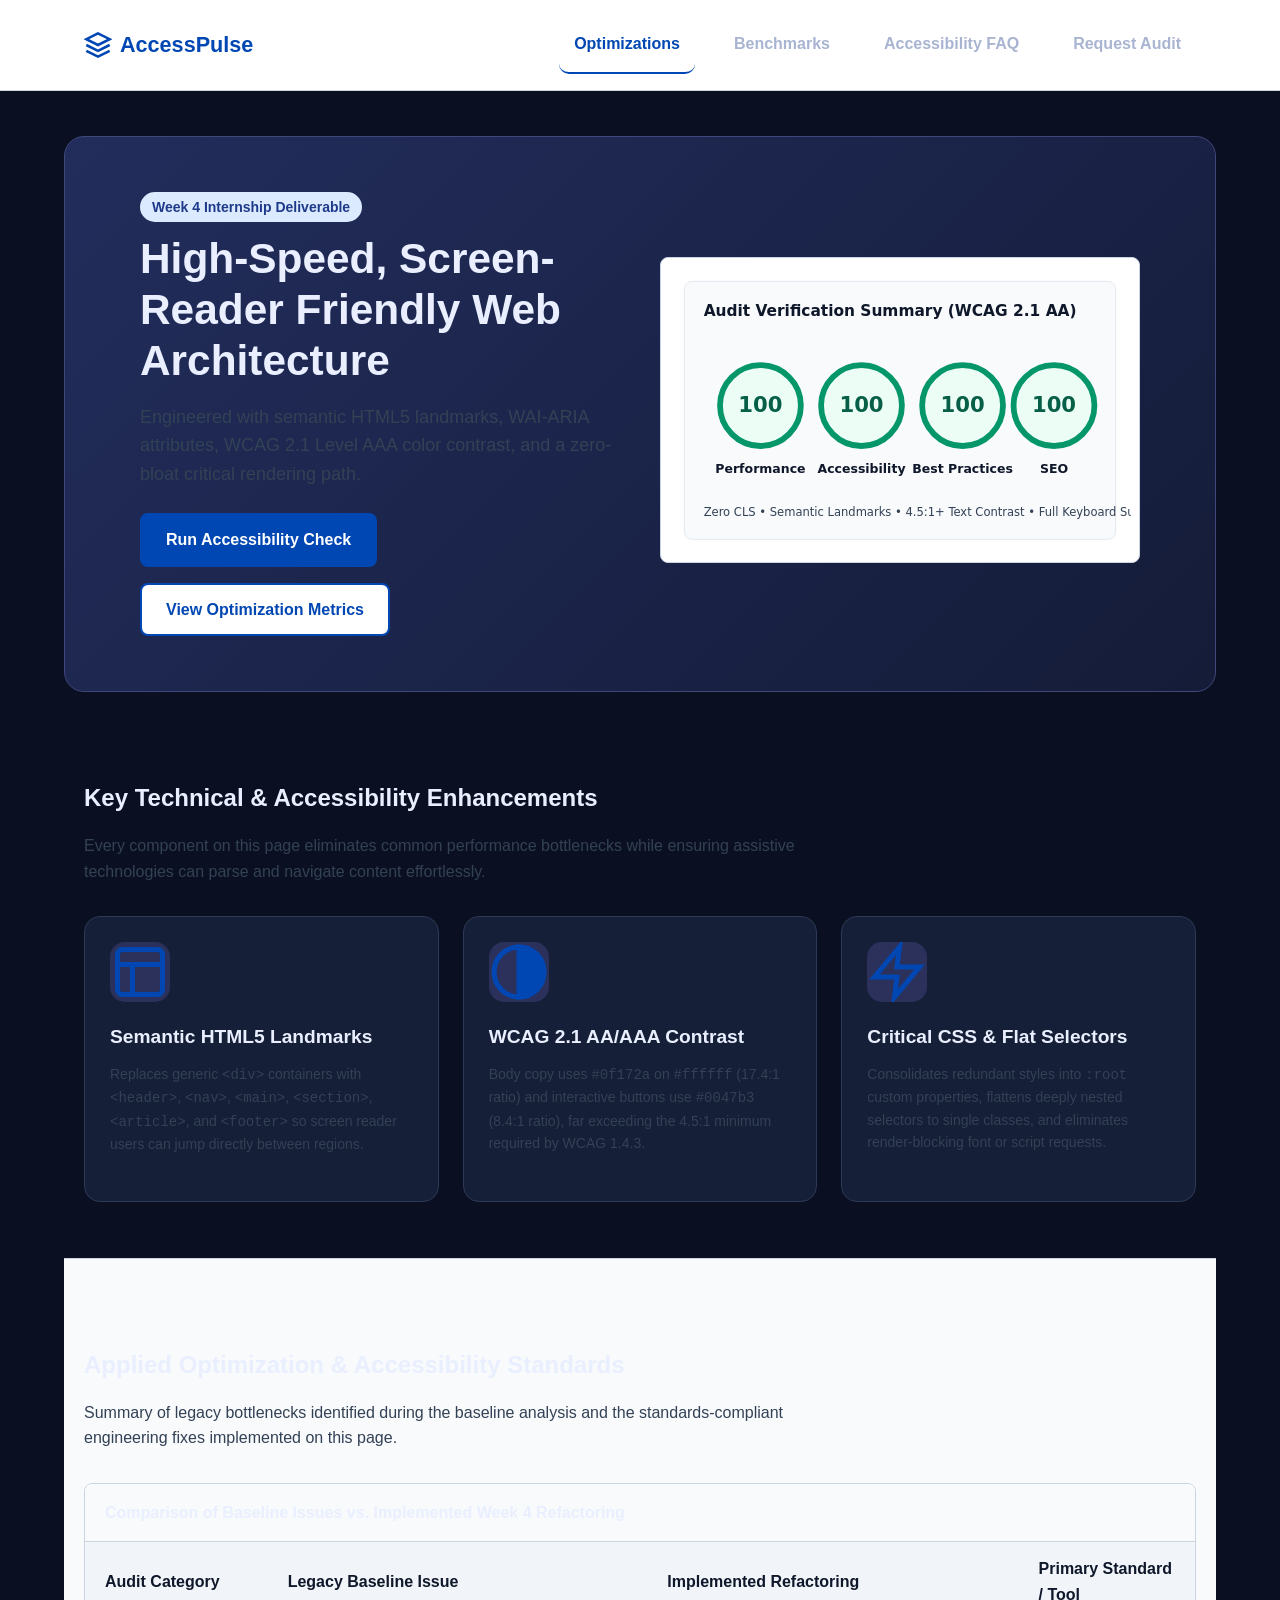
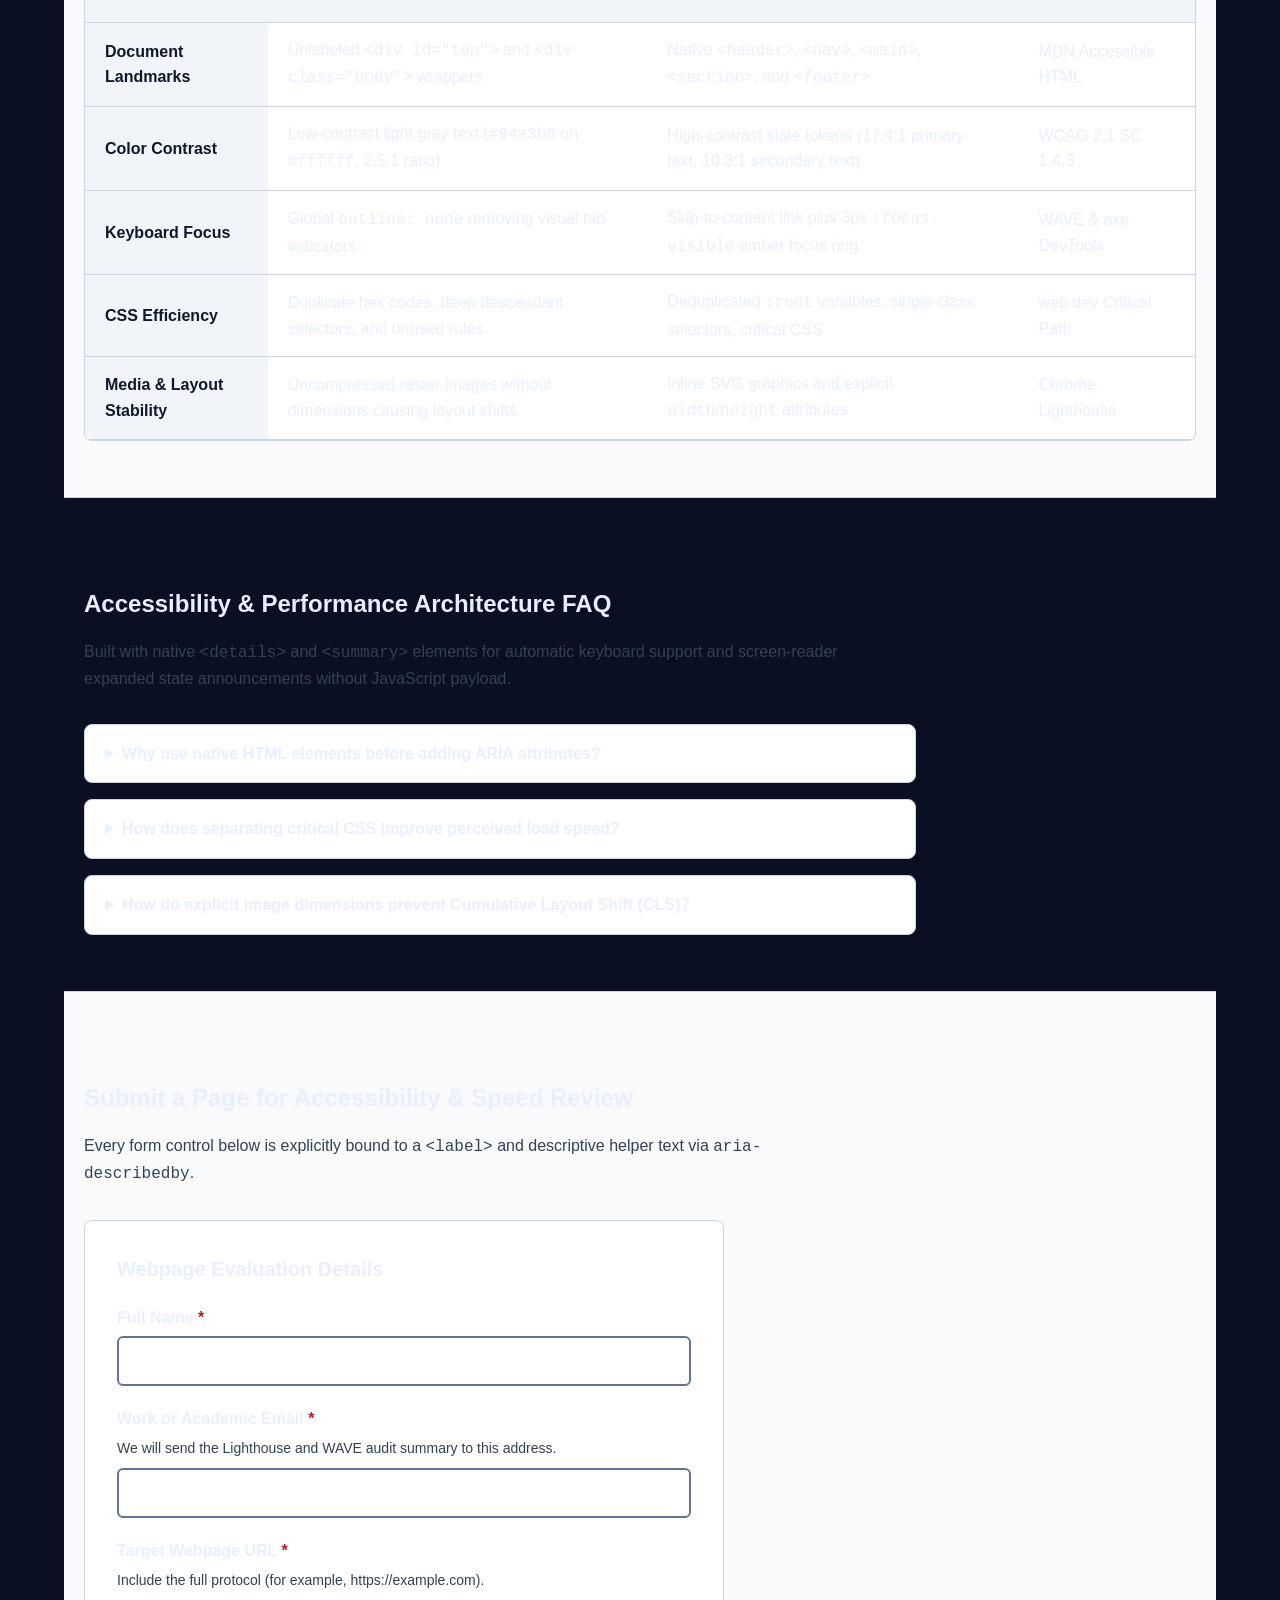
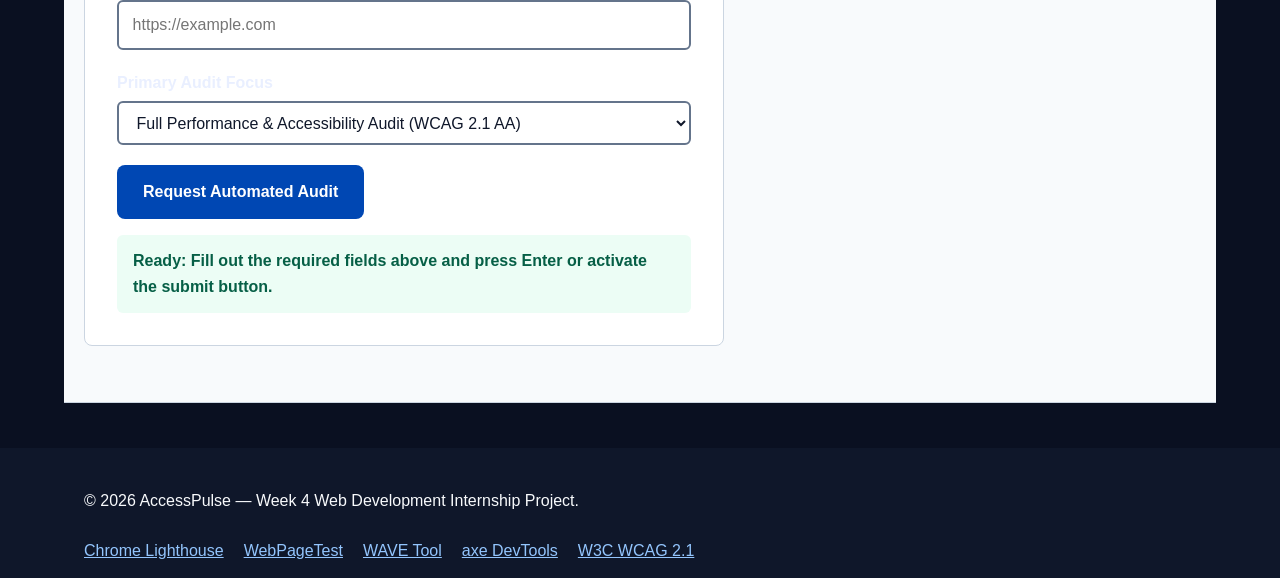
<file: AccessPulse.html>
<!DOCTYPE html>
<html lang="en">
<head>
  <meta charset="UTF-8">
  <meta name="viewport" content="width=device-width, initial-scale=1.0">
  <meta name="description" content="AccessPulse: A semantic, WCAG 2.1 AA accessible, and performance-optimized static webpage built for the Week 4 Web Development Internship task.">
  <title>AccessPulse | Web Performance &amp; Accessibility Showcase</title>

  <!-- Critical CSS inlined to eliminate render-blocking delay on First Contentful Paint (FCP) -->
  <style>
    :root {
      --bg-page: #ffffff;
      --bg-surface: #f8fafc;
      --bg-subtle: #eff6ff;
      --text-primary: #0f172a;   /* 17.4:1 contrast on #ffffff (WCAG AAA) */
      --text-secondary: #334155; /* 10.3:1 contrast on #ffffff (WCAG AAA) */
      --brand-primary: #0047b3;  /* 8.4:1 contrast with #ffffff (WCAG AAA) */
      --brand-hover: #003380;
      --accent-focus: #d97706;   /* High-visibility focus ring */
      --border-color: #cbd5e1;
      --success-bg: #ecfdf5;
      --success-text: #065f46;
      --radius-md: 0.5rem;
      --container-max: 72rem;
    }

    *, *::before, *::after {
      box-sizing: border-box;
      margin: 0;
      padding: 0;
    }

    html {
      scroll-behavior: smooth;
    }

    body {
      font-family: system-ui, -apple-system, BlinkMacSystemFont, "Segoe UI", Roboto, sans-serif;
      font-size: 1rem;
      line-height: 1.6;
      color: var(--text-primary);
      background-color: var(--bg-page);
    }

    /* Keyboard Skip Link - hidden offscreen until focused via Tab */
    .skip-link {
      position: absolute;
      top: -4rem;
      left: 1rem;
      background-color: var(--brand-primary);
      color: #ffffff;
      padding: 0.75rem 1.25rem;
      border-radius: var(--radius-md);
      font-weight: 700;
      text-decoration: none;
      z-index: 1000;
      transition: top 0.15s ease-in-out;
    }

    .skip-link:focus {
      top: 1rem;
      outline: 3px solid var(--accent-focus);
      outline-offset: 2px;
    }

    /* Accessible Focus Indicator across all interactive controls */
    a:focus-visible,
    button:focus-visible,
    input:focus-visible,
    select:focus-visible,
    textarea:focus-visible,
    summary:focus-visible {
      outline: 3px solid var(--accent-focus);
      outline-offset: 3px;
    }

    .container {
      width: 100%;
      max-width: var(--container-max);
      margin-inline: auto;
      padding-inline: 1.25rem;
    }

    .site-header {
      border-bottom: 1px solid var(--border-color);
      background-color: var(--bg-page);
      padding-block: 1rem;
    }

    .header-inner {
      display: flex;
      flex-wrap: wrap;
      align-items: center;
      justify-content: space-between;
      gap: 1rem;
    }

    .brand-logo {
      font-size: 1.35rem;
      font-weight: 800;
      color: var(--brand-primary);
      text-decoration: none;
      display: inline-flex;
      align-items: center;
      gap: 0.5rem;
    }

    .nav-list {
      display: flex;
      flex-wrap: wrap;
      list-style: none;
      gap: 1.5rem;
    }

    .nav-link {
      color: var(--text-primary);
      font-weight: 600;
      text-decoration: none;
      padding-block: 0.25rem;
      border-bottom: 2px solid transparent;
    }

    .nav-link:hover,
    .nav-link[aria-current="page"] {
      color: var(--brand-primary);
      border-bottom-color: var(--brand-primary);
    }

    .hero {
      padding-block: 3.5rem;
      background-color: var(--bg-subtle);
      border-bottom: 1px solid var(--border-color);
    }

    .hero-grid {
      display: grid;
      grid-template-columns: repeat(auto-fit, minmax(18rem, 1fr));
      gap: 2.5rem;
      align-items: center;
    }

    .badge {
      display: inline-block;
      background-color: #dbeafe;
      color: #1e3a8a;
      font-size: 0.875rem;
      font-weight: 700;
      padding: 0.25rem 0.75rem;
      border-radius: 9999px;
      margin-bottom: 0.75rem;
    }

    .hero-title {
      font-size: clamp(1.85rem, 3.5vw, 2.65rem);
      line-height: 1.2;
      margin-bottom: 1rem;
    }

    .hero-lead {
      font-size: 1.125rem;
      color: var(--text-secondary);
      margin-bottom: 1.5rem;
    }

    .btn-group {
      display: flex;
      flex-wrap: wrap;
      gap: 1rem;
    }

    .btn {
      display: inline-flex;
      align-items: center;
      justify-content: center;
      padding: 0.75rem 1.5rem;
      font-size: 1rem;
      font-weight: 700;
      border-radius: var(--radius-md);
      text-decoration: none;
      cursor: pointer;
      border: 2px solid transparent;
    }

    .btn-primary {
      background-color: var(--brand-primary);
      color: #ffffff;
    }

    .btn-primary:hover {
      background-color: var(--brand-hover);
    }

    .btn-secondary {
      background-color: #ffffff;
      color: var(--brand-primary);
      border-color: var(--brand-primary);
    }

    .btn-secondary:hover {
      background-color: var(--bg-surface);
    }

    .section {
      padding-block: 3.5rem;
    }

    .section-alt {
      background-color: var(--bg-surface);
      border-block: 1px solid var(--border-color);
    }

    .section-header {
      margin-bottom: 2rem;
    }

    .section-title {
      font-size: 1.75rem;
      line-height: 1.25;
      margin-bottom: 0.5rem;
    }

    .section-subtitle {
      color: var(--text-secondary);
      max-width: 48rem;
    }

    .card-grid {
      display: grid;
      grid-template-columns: repeat(auto-fit, minmax(17rem, 1fr));
      gap: 1.5rem;
    }

    .card {
      background-color: var(--bg-page);
      border: 1px solid var(--border-color);
      border-radius: var(--radius-md);
      padding: 1.5rem;
    }

    .card-icon {
      width: 2.5rem;
      height: 2.5rem;
      margin-bottom: 1rem;
      color: var(--brand-primary);
    }

    .card-title {
      font-size: 1.2rem;
      margin-bottom: 0.5rem;
    }

    .card-text {
      color: var(--text-secondary);
      font-size: 0.95rem;
    }

    .table-wrapper {
      overflow-x: auto;
      border: 1px solid var(--border-color);
      border-radius: var(--radius-md);
      background-color: var(--bg-page);
    }

    .data-table {
      width: 100%;
      border-collapse: collapse;
      text-align: left;
    }

    .data-table caption {
      text-align: left;
      font-weight: 700;
      padding: 1rem 1.25rem;
      background-color: var(--bg-surface);
      border-bottom: 1px solid var(--border-color);
    }

    .data-table th,
    .data-table td {
      padding: 0.875rem 1.25rem;
      border-bottom: 1px solid var(--border-color);
    }

    .data-table th {
      background-color: #f1f5f9;
      font-weight: 700;
      color: var(--text-primary);
    }

    .faq-list {
      display: grid;
      gap: 1rem;
      max-width: 52rem;
    }

    .faq-item {
      border: 1px solid var(--border-color);
      border-radius: var(--radius-md);
      background-color: var(--bg-page);
      padding: 1rem 1.25rem;
    }

    .faq-summary {
      font-weight: 700;
      cursor: pointer;
      list-style-position: inside;
    }

    .faq-body {
      margin-top: 0.75rem;
      color: var(--text-secondary);
      padding-top: 0.75rem;
      border-top: 1px solid var(--border-color);
    }

    .audit-form {
      max-width: 40rem;
      background-color: var(--bg-page);
      border: 1px solid var(--border-color);
      border-radius: var(--radius-md);
      padding: 2rem;
    }

    .fieldset {
      border: none;
    }

    .legend {
      font-size: 1.25rem;
      font-weight: 700;
      margin-bottom: 1.25rem;
    }

    .form-group {
      margin-bottom: 1.25rem;
    }

    .form-label {
      display: block;
      font-weight: 700;
      margin-bottom: 0.35rem;
    }

    .required-marker {
      color: #b91c1c;
    }

    .form-hint {
      display: block;
      font-size: 0.875rem;
      color: var(--text-secondary);
      margin-bottom: 0.5rem;
    }

    .form-control {
      width: 100%;
      padding: 0.65rem 0.85rem;
      font-size: 1rem;
      font-family: inherit;
      color: var(--text-primary);
      background-color: var(--bg-page);
      border: 2px solid #64748b; /* 4.8:1 border contrast (Passes WCAG 1.4.11) */
      border-radius: 0.375rem;
    }

    .form-status {
      margin-top: 1rem;
      padding: 0.85rem 1rem;
      border-radius: 0.375rem;
      background-color: var(--success-bg);
      color: var(--success-text);
      font-weight: 600;
    }

    .site-footer {
      background-color: #0f172a;
      color: #f8fafc;
      padding-block: 2.5rem;
    }

    .footer-inner {
      display: flex;
      flex-wrap: wrap;
      justify-content: space-between;
      gap: 1.5rem;
    }

    .footer-links {
      display: flex;
      flex-wrap: wrap;
      list-style: none;
      gap: 1.25rem;
    }

    .footer-link {
      color: #93c5fd;
      text-decoration: underline;
    }

    .footer-link:hover {
      color: #ffffff;
    }

    @media (prefers-reduced-motion: reduce) {
      *, *::before, *::after {
        animation-duration: 0.01ms !important;
        transition-duration: 0.01ms !important;
        scroll-behavior: auto !important;
      }
    }
  </style>

  <!-- External Optimized Stylesheet (Deliverable 2) -->
  <link rel="stylesheet" href="styles.css">
</head>
<body>
  <!-- Keyboard Accessibility: Skip Link as first focusable element -->
  <a href="#main-content" class="skip-link">Skip to main content</a>

  <!-- Semantic Landmark: Header -->
  <header class="site-header">
    <div class="container header-inner">
      <a href="#" class="brand-logo" aria-label="AccessPulse Home">
        <svg width="28" height="28" viewBox="0 0 24 24" fill="none" stroke="currentColor" stroke-width="2.2" aria-hidden="true" focusable="false">
          <path d="M12 2L2 7l10 5 10-5-10-5z"/>
          <path d="M2 17l10 5 10-5"/>
          <path d="M2 12l10 5 10-5"/>
        </svg>
        <span>AccessPulse</span>
      </a>

      <!-- Semantic Landmark: Primary Navigation -->
      <nav aria-label="Primary Navigation">
        <ul class="nav-list">
          <li><a href="#optimizations" class="nav-link" aria-current="page">Optimizations</a></li>
          <li><a href="#benchmarks" class="nav-link">Benchmarks</a></li>
          <li><a href="#faq" class="nav-link">Accessibility FAQ</a></li>
          <li><a href="#audit-request" class="nav-link">Request Audit</a></li>
        </ul>
      </nav>
    </div>
  </header>

  <!-- Semantic Landmark: Main Content -->
  <main id="main-content" tabindex="-1">
    <!-- Hero Section -->
    <section class="hero" aria-labelledby="hero-heading">
      <div class="container hero-grid">
        <div>
          <span class="badge">Week 4 Internship Deliverable</span>
          <h1 id="hero-heading" class="hero-title">High-Speed, Screen-Reader Friendly Web Architecture</h1>
          <p class="hero-lead">
            Engineered with semantic HTML5 landmarks, WAI-ARIA attributes, WCAG 2.1 Level AAA color contrast, and a zero-bloat critical rendering path.
          </p>
          <div class="btn-group">
            <a href="#audit-request" class="btn btn-primary">Run Accessibility Check</a>
            <a href="#benchmarks" class="btn btn-secondary">View Optimization Metrics</a>
          </div>
        </div>

        <!-- Informative Vector Illustration with explicit dimensions (Zero CLS, Zero HTTP Overhead) -->
        <figure>
          <svg
            viewBox="0 0 480 300"
            width="480"
            height="300"
            role="img"
            aria-labelledby="hero-svg-title hero-svg-desc"
            style="width: 100%; height: auto; background: #ffffff; border: 1px solid #cbd5e1; border-radius: 0.5rem; padding: 0.5rem;"
          >
            <title id="hero-svg-title">Web Performance and Accessibility Audit Scorecard</title>
            <desc id="hero-svg-desc">Diagram showing 100 out of 100 scores across Performance, Accessibility, Best Practices, and SEO gauges.</desc>
            <rect x="16" y="16" width="448" height="268" rx="8" fill="#f8fafc" stroke="#e2e8f0" />
            <text x="36" y="52" font-family="system-ui, sans-serif" font-size="16" font-weight="700" fill="#0f172a">Audit Verification Summary (WCAG 2.1 AA)</text>
            <!-- Gauge 1: Performance -->
            <circle cx="95" cy="145" r="42" fill="#ecfdf5" stroke="#059669" stroke-width="6" />
            <text x="95" y="152" text-anchor="middle" font-family="system-ui, sans-serif" font-size="22" font-weight="800" fill="#065f46">100</text>
            <text x="95" y="215" text-anchor="middle" font-family="system-ui, sans-serif" font-size="13" font-weight="700" fill="#0f172a">Performance</text>
            <!-- Gauge 2: Accessibility -->
            <circle cx="200" cy="145" r="42" fill="#ecfdf5" stroke="#059669" stroke-width="6" />
            <text x="200" y="152" text-anchor="middle" font-family="system-ui, sans-serif" font-size="22" font-weight="800" fill="#065f46">100</text>
            <text x="200" y="215" text-anchor="middle" font-family="system-ui, sans-serif" font-size="13" font-weight="700" fill="#0f172a">Accessibility</text>
            <!-- Gauge 3: Best Practices -->
            <circle cx="305" cy="145" r="42" fill="#ecfdf5" stroke="#059669" stroke-width="6" />
            <text x="305" y="152" text-anchor="middle" font-family="system-ui, sans-serif" font-size="22" font-weight="800" fill="#065f46">100</text>
            <text x="305" y="215" text-anchor="middle" font-family="system-ui, sans-serif" font-size="13" font-weight="700" fill="#0f172a">Best Practices</text>
            <!-- Gauge 4: SEO -->
            <circle cx="400" cy="145" r="42" fill="#ecfdf5" stroke="#059669" stroke-width="6" />
            <text x="400" y="152" text-anchor="middle" font-family="system-ui, sans-serif" font-size="22" font-weight="800" fill="#065f46">100</text>
            <text x="400" y="215" text-anchor="middle" font-family="system-ui, sans-serif" font-size="13" font-weight="700" fill="#0f172a">SEO</text>
            <text x="36" y="260" font-family="system-ui, sans-serif" font-size="12" fill="#334155">Zero CLS • Semantic Landmarks • 4.5:1+ Text Contrast • Full Keyboard Support</text>
          </svg>
        </figure>
      </div>
    </section>

    <!-- Core Optimizations Section -->
    <section id="optimizations" class="section" aria-labelledby="optimizations-heading">
      <div class="container">
        <div class="section-header">
          <h2 id="optimizations-heading" class="section-title">Key Technical &amp; Accessibility Enhancements</h2>
          <p class="section-subtitle">
            Every component on this page eliminates common performance bottlenecks while ensuring assistive technologies can parse and navigate content effortlessly.
          </p>
        </div>

        <div class="card-grid">
          <article class="card">
            <svg class="card-icon" viewBox="0 0 24 24" fill="none" stroke="currentColor" stroke-width="2" aria-hidden="true" focusable="false">
              <rect x="3" y="3" width="18" height="18" rx="2" />
              <path d="M3 9h18M9 21V9" />
            </svg>
            <h3 class="card-title">Semantic HTML5 Landmarks</h3>
            <p class="card-text">
              Replaces generic <code>&lt;div&gt;</code> containers with <code>&lt;header&gt;</code>, <code>&lt;nav&gt;</code>, <code>&lt;main&gt;</code>, <code>&lt;section&gt;</code>, <code>&lt;article&gt;</code>, and <code>&lt;footer&gt;</code> so screen reader users can jump directly between regions.
            </p>
          </article>

          <article class="card">
            <svg class="card-icon" viewBox="0 0 24 24" fill="none" stroke="currentColor" stroke-width="2" aria-hidden="true" focusable="false">
              <circle cx="12" cy="12" r="10" />
              <path d="M12 2a10 10 0 0 1 0 20z" fill="currentColor" />
            </svg>
            <h3 class="card-title">WCAG 2.1 AA/AAA Contrast</h3>
            <p class="card-text">
              Body copy uses <code>#0f172a</code> on <code>#ffffff</code> (17.4:1 ratio) and interactive buttons use <code>#0047b3</code> (8.4:1 ratio), far exceeding the 4.5:1 minimum required by WCAG 1.4.3.
            </p>
          </article>

          <article class="card">
            <svg class="card-icon" viewBox="0 0 24 24" fill="none" stroke="currentColor" stroke-width="2" aria-hidden="true" focusable="false">
              <polygon points="13 2 3 14 12 14 11 22 21 10 12 10 13 2" />
            </svg>
            <h3 class="card-title">Critical CSS &amp; Flat Selectors</h3>
            <p class="card-text">
              Consolidates redundant styles into <code>:root</code> custom properties, flattens deeply nested selectors to single classes, and eliminates render-blocking font or script requests.
            </p>
          </article>
        </div>
      </div>
    </section>

    <!-- Standards & Techniques Comparison Table Section -->
    <section id="benchmarks" class="section section-alt" aria-labelledby="benchmarks-heading">
      <div class="container">
        <div class="section-header">
          <h2 id="benchmarks-heading" class="section-title">Applied Optimization &amp; Accessibility Standards</h2>
          <p class="section-subtitle">
            Summary of legacy bottlenecks identified during the baseline analysis and the standards-compliant engineering fixes implemented on this page.
          </p>
        </div>

        <div class="table-wrapper" role="region" aria-labelledby="benchmarks-heading" tabindex="0">
          <table class="data-table">
            <caption>Comparison of Baseline Issues vs. Implemented Week 4 Refactoring</caption>
            <thead>
              <tr>
                <th scope="col">Audit Category</th>
                <th scope="col">Legacy Baseline Issue</th>
                <th scope="col">Implemented Refactoring</th>
                <th scope="col">Primary Standard / Tool</th>
              </tr>
            </thead>
            <tbody>
              <tr>
                <th scope="row">Document Landmarks</th>
                <td>Unlabeled <code>&lt;div id="top"&gt;</code> and <code>&lt;div class="body"&gt;</code> wrappers</td>
                <td>Native <code>&lt;header&gt;</code>, <code>&lt;nav&gt;</code>, <code>&lt;main&gt;</code>, <code>&lt;section&gt;</code>, and <code>&lt;footer&gt;</code></td>
                <td><a href="https://developer.mozilla.org/en-US/docs/Learn_web_development/Core/Accessibility/HTML">MDN Accessible HTML</a></td>
              </tr>
              <tr>
                <th scope="row">Color Contrast</th>
                <td>Low-contrast light gray text (<code>#94a3b8</code> on <code>#ffffff</code>, 2.5:1 ratio)</td>
                <td>High-contrast slate tokens (17.4:1 primary text, 10.3:1 secondary text)</td>
                <td><a href="https://www.w3.org/WAI/WCAG22/Understanding/contrast-minimum.html">WCAG 2.1 SC 1.4.3</a></td>
              </tr>
              <tr>
                <th scope="row">Keyboard Focus</th>
                <td>Global <code>outline: none</code> removing visual tab indicators</td>
                <td>Skip-to-content link plus 3px <code>:focus-visible</code> amber focus ring</td>
                <td><a href="https://wave.webaim.org/">WAVE</a> &amp; <a href="https://www.deque.com/axe/devtools/">axe DevTools</a></td>
              </tr>
              <tr>
                <th scope="row">CSS Efficiency</th>
                <td>Duplicate hex codes, deep descendant selectors, and unused rules</td>
                <td>Deduplicated <code>:root</code> variables, single-class selectors, critical CSS</td>
                <td><a href="https://web.dev/articles/critical-rendering-path">web.dev Critical Path</a></td>
              </tr>
              <tr>
                <th scope="row">Media &amp; Layout Stability</th>
                <td>Uncompressed raster images without dimensions causing layout shifts</td>
                <td>Inline SVG graphics and explicit <code>width</code>/<code>height</code> attributes</td>
                <td><a href="https://developer.chrome.com/docs/lighthouse/overview">Chrome Lighthouse</a></td>
              </tr>
            </tbody>
          </table>
        </div>
      </div>
    </section>

    <!-- Native Accessible Accordion Section (Zero JS Overhead) -->
    <section id="faq" class="section" aria-labelledby="faq-heading">
      <div class="container">
        <div class="section-header">
          <h2 id="faq-heading" class="section-title">Accessibility &amp; Performance Architecture FAQ</h2>
          <p class="section-subtitle">
            Built with native <code>&lt;details&gt;</code> and <code>&lt;summary&gt;</code> elements for automatic keyboard support and screen-reader expanded state announcements without JavaScript payload.
          </p>
        </div>

        <div class="faq-list">
          <details class="faq-item">
            <summary class="faq-summary">Why use native HTML elements before adding ARIA attributes?</summary>
            <div class="faq-body">
              <p>
                Per <a href="https://developer.mozilla.org/en-US/docs/Learn_web_development/Core/Accessibility/WAI-ARIA_basics">MDN WAI-ARIA Basics</a>, native HTML elements such as <code>&lt;button&gt;</code>, <code>&lt;nav&gt;</code>, and <code>&lt;details&gt;</code> provide built-in keyboard event handling and implicit accessibility roles. ARIA attributes are used strictly to bridge gaps where native HTML semantics are insufficient, such as <code>aria-live="polite"</code> status regions or <code>aria-describedby</code> input hints.
              </p>
            </div>
          </details>

          <details class="faq-item">
            <summary class="faq-summary">How does separating critical CSS improve perceived load speed?</summary>
            <div class="faq-body">
              <p>
                Browsers must download and parse CSS before painting pixels to the screen. By keeping above-the-fold styles lightweight and removing redundant declarations as recommended in <a href="https://developer.mozilla.org/en-US/docs/Learn_web_development/Extensions/Performance/CSS">MDN CSS Performance Optimization</a>, the browser completes First Contentful Paint (FCP) and Largest Contentful Paint (LCP) significantly faster.
              </p>
            </div>
          </details>

          <details class="faq-item">
            <summary class="faq-summary">How do explicit image dimensions prevent Cumulative Layout Shift (CLS)?</summary>
            <div class="faq-body">
              <p>
                Including explicit <code>width</code> and <code>height</code> attributes on every image or SVG allows the browser to reserve the exact aspect-ratio box prior to asset decoding, preventing text from jumping while a user is reading or tapping a button.
              </p>
            </div>
          </details>
        </div>
      </div>
    </section>

    <!-- Accessible Form Section -->
    <section id="audit-request" class="section section-alt" aria-labelledby="form-heading">
      <div class="container">
        <div class="section-header">
          <h2 id="form-heading" class="section-title">Submit a Page for Accessibility &amp; Speed Review</h2>
          <p class="section-subtitle">
            Every form control below is explicitly bound to a <code>&lt;label&gt;</code> and descriptive helper text via <code>aria-describedby</code>.
          </p>
        </div>

        <form class="audit-form" action="#audit-request" method="get" aria-describedby="form-status-msg">
          <fieldset class="fieldset">
            <legend class="legend">Webpage Evaluation Details</legend>

            <div class="form-group">
              <label for="developer-name" class="form-label">
                Full Name <span class="required-marker" aria-hidden="true">*</span>
              </label>
              <input
                type="text"
                id="developer-name"
                name="developer_name"
                class="form-control"
                autocomplete="name"
                required
                aria-required="true"
              >
            </div>

            <div class="form-group">
              <label for="developer-email" class="form-label">
                Work or Academic Email <span class="required-marker" aria-hidden="true">*</span>
              </label>
              <span id="email-hint" class="form-hint">We will send the Lighthouse and WAVE audit summary to this address.</span>
              <input
                type="email"
                id="developer-email"
                name="developer_email"
                class="form-control"
                autocomplete="email"
                required
                aria-required="true"
                aria-describedby="email-hint"
              >
            </div>

            <div class="form-group">
              <label for="target-url" class="form-label">
                Target Webpage URL <span class="required-marker" aria-hidden="true">*</span>
              </label>
              <span id="url-hint" class="form-hint">Include the full protocol (for example, https://example.com).</span>
              <input
                type="url"
                id="target-url"
                name="target_url"
                class="form-control"
                placeholder="https://example.com"
                required
                aria-required="true"
                aria-describedby="url-hint"
              >
            </div>

            <div class="form-group">
              <label for="audit-focus" class="form-label">Primary Audit Focus</label>
              <select id="audit-focus" name="audit_focus" class="form-control">
                <option value="both">Full Performance &amp; Accessibility Audit (WCAG 2.1 AA)</option>
                <option value="performance">Core Web Vitals &amp; Critical Rendering Path Only</option>
                <option value="accessibility">Screen Reader &amp; Keyboard Navigation Only</option>
              </select>
            </div>

            <button type="submit" class="btn btn-primary">Request Automated Audit</button>

            <div id="form-status-msg" class="form-status" role="status" aria-live="polite">
              Ready: Fill out the required fields above and press Enter or activate the submit button.
            </div>
          </fieldset>
        </form>
      </div>
    </section>
  </main>

  <!-- Semantic Landmark: Footer -->
  <footer class="site-footer">
    <div class="container footer-inner">
      <p>&copy; 2026 AccessPulse — Week 4 Web Development Internship Project.</p>
      <nav aria-label="Standards and Testing Tools">
        <ul class="footer-links">
          <li><a href="https://developer.chrome.com/docs/lighthouse/overview" class="footer-link">Chrome Lighthouse</a></li>
          <li><a href="https://www.webpagetest.org/" class="footer-link">WebPageTest</a></li>
          <li><a href="https://wave.webaim.org/" class="footer-link">WAVE Tool</a></li>
          <li><a href="https://www.deque.com/axe/devtools/" class="footer-link">axe DevTools</a></li>
          <li><a href="https://www.w3.org/TR/WCAG21/" class="footer-link">W3C WCAG 2.1</a></li>
        </ul>
      </nav>
    </div>
  </footer>
</body>
</html>
</file>
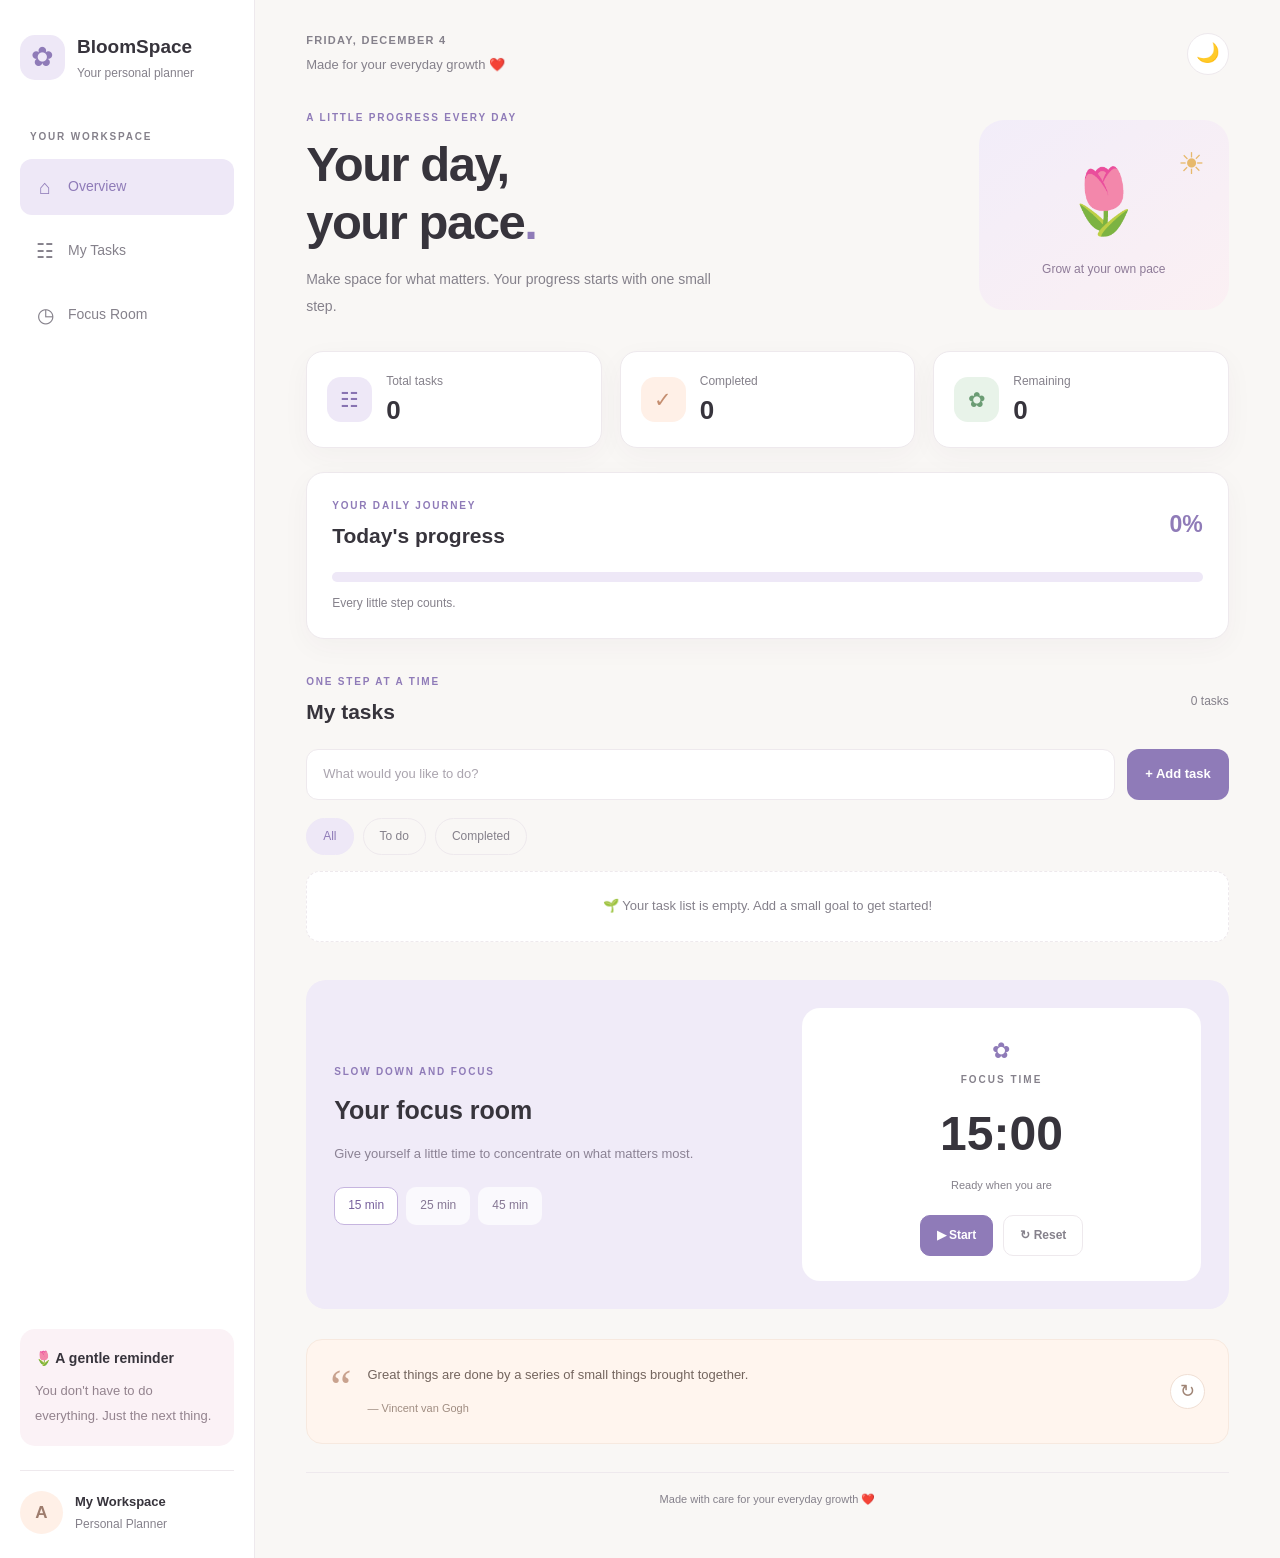
<file: index3.html>
<!DOCTYPE html>
<html lang="en">

<head>
    <meta charset="UTF-8">
    <meta name="viewport" content="width=device-width, initial-scale=1.0">

    <title>BloomSpace | Personal Productivity Dashboard</title>

    <link rel="stylesheet" href="style3.css">
</head>

<body>

    <div class="app-container">

        <!-- Sidebar -->
        <aside class="sidebar">

            <div class="brand">
                <div class="brand-icon">✿</div>

                <div>
                    <h2>BloomSpace</h2>
                    <p>Your personal planner</p>
                </div>
            </div>

            <div class="workspace-label">
                YOUR WORKSPACE
            </div>

            <nav class="navigation">

                <a href="#overview" class="nav-link active">
                    <span>⌂</span>
                    Overview
                </a>

                <a href="#tasks" class="nav-link">
                    <span>☷</span>
                    My Tasks
                </a>

                <a href="#focus" class="nav-link">
                    <span>◷</span>
                    Focus Room
                </a>

            </nav>

            <div class="sidebar-reminder">
                <h3>🌷 A gentle reminder</h3>

                <p>
                    You don't have to do everything.
                    Just the next thing.
                </p>
            </div>

            <div class="profile-card">
                <div class="profile-avatar">A</div>

                <div>
                    <h4>My Workspace</h4>
                    <p>Personal Planner</p>
                </div>
            </div>

        </aside>

        <!-- Main Content -->
        <main class="main-content">

            <!-- Top Bar -->
            <header class="topbar">

                <div>
                    <p class="date-label" id="currentDate">
                        YOUR DAY
                    </p>

                    <p class="topbar-message">
                        Made for your everyday growth ❤️
                    </p>
                </div>

                <button
                    type="button"
                    class="theme-button"
                    id="themeToggle"
                    aria-label="Switch color theme"
                >
                    🌙
                </button>

            </header>

            <!-- Overview Section -->
            <section id="overview" class="welcome-section">

                <div class="welcome-text">

                    <p class="eyebrow">
                        A LITTLE PROGRESS EVERY DAY
                    </p>

                    <h1>
                        Your day,<br>
                        your pace<span class="heading-dot">.</span>
                    </h1>

                    <p class="welcome-description">
                        Make space for what matters.
                        Your progress starts with one small step.
                    </p>

                </div>

                <div class="welcome-illustration">
                    <div class="sun-circle">☀</div>
                    <div class="flower">🌷</div>
                    <p>Grow at your own pace</p>
                </div>

            </section>

            <!-- Statistics -->
            <section class="stats-grid">

                <article class="stat-card">

                    <div class="stat-icon lavender">☷</div>

                    <div>
                        <p>Total tasks</p>
                        <h2 id="totalTasks">0</h2>
                    </div>

                </article>

                <article class="stat-card">

                    <div class="stat-icon peach">✓</div>

                    <div>
                        <p>Completed</p>
                        <h2 id="completedTasks">0</h2>
                    </div>

                </article>

                <article class="stat-card">

                    <div class="stat-icon green">✿</div>

                    <div>
                        <p>Remaining</p>
                        <h2 id="remainingTasks">0</h2>
                    </div>

                </article>

            </section>

            <!-- Progress Section -->
            <section class="progress-card">

                <div class="section-heading">

                    <div>
                        <p class="eyebrow">YOUR DAILY JOURNEY</p>
                        <h2>Today's progress</h2>
                    </div>

                    <span id="progressPercentage">0%</span>

                </div>

                <div
                    class="progress-track"
                    role="progressbar"
                    aria-label="Daily task completion"
                    aria-valuemin="0"
                    aria-valuemax="100"
                    aria-valuenow="0"
                    id="progressBar"
                >
                    <div class="progress-fill" id="progressFill"></div>
                </div>

                <p class="progress-message" id="progressMessage">
                    Every little step counts.
                </p>

            </section>

            <!-- Tasks Section -->
            <section id="tasks" class="tasks-section">

                <div class="section-heading">

                    <div>
                        <p class="eyebrow">ONE STEP AT A TIME</p>
                        <h2>My tasks</h2>
                    </div>

                    <span class="task-count" id="taskCount">
                        0 tasks
                    </span>

                </div>

                <!-- Add Task Form -->
                <form id="taskForm" class="task-form">

                    <input
                        type="text"
                        id="taskInput"
                        placeholder="What would you like to do?"
                        aria-label="Enter a new task"
                        maxlength="150"
                        required
                    >

                    <button type="submit" class="add-button">
                        + Add task
                    </button>

                </form>

                <!-- Task Filters -->
                <div class="filter-buttons">

                    <button
                        type="button"
                        class="filter-button active"
                        data-filter="all"
                    >
                        All
                    </button>

                    <button
                        type="button"
                        class="filter-button"
                        data-filter="active"
                    >
                        To do
                    </button>

                    <button
                        type="button"
                        class="filter-button"
                        data-filter="completed"
                    >
                        Completed
                    </button>

                </div>

                <!-- Task List -->
                <div id="taskList" class="task-list"></div>

                <p id="emptyMessage" class="empty-message">
                    🌱 Your task list is empty.
                    Add a small goal to get started!
                </p>

            </section>

            <!-- Focus Room -->
            <section id="focus" class="focus-section">

                <div class="focus-information">

                    <p class="eyebrow">SLOW DOWN AND FOCUS</p>

                    <h2>Your focus room</h2>

                    <p>
                        Give yourself a little time to concentrate
                        on what matters most.
                    </p>

                    <div class="timer-options">

                        <button
                            type="button"
                            class="duration-button active"
                            data-minutes="15"
                        >
                            15 min
                        </button>

                        <button
                            type="button"
                            class="duration-button"
                            data-minutes="25"
                        >
                            25 min
                        </button>

                        <button
                            type="button"
                            class="duration-button"
                            data-minutes="45"
                        >
                            45 min
                        </button>

                    </div>

                </div>

                <div class="timer-card">

                    <div class="timer-decoration">✿</div>

                    <p class="timer-label">FOCUS TIME</p>

                    <div
                        id="timerDisplay"
                        class="timer-display"
                        role="timer"
                        aria-live="off"
                    >
                        15:00
                    </div>

                    <p id="timerStatus" class="timer-status">
                        Ready when you are
                    </p>

                    <div class="timer-buttons">

                        <button
                            type="button"
                            id="startTimer"
                            class="timer-start"
                        >
                            ▶ Start
                        </button>

                        <button
                            type="button"
                            id="resetTimer"
                            class="timer-reset"
                        >
                            ↻ Reset
                        </button>

                    </div>

                </div>

            </section>

            <!-- Motivational Quote -->
            <section class="quote-card">

                <div class="quote-icon">“</div>

                <div>
                    <p id="quoteText">
                        Great things are done by a series
                        of small things brought together.
                    </p>

                    <span id="quoteAuthor">
                        — Vincent van Gogh
                    </span>
                </div>

                <button
                    type="button"
                    id="newQuote"
                    class="quote-button"
                    aria-label="Show another motivational quote"
                >
                    ↻
                </button>

            </section>

            <!-- Footer -->
            <footer class="footer">
                Made with care for your everyday growth ❤️
            </footer>

        </main>

    </div>

    <script src="script3.js"></script>

</body>

</html>
</file>
<file: styles.css>
/* ==================================
   GLOBAL STYLES
================================== */

:root {
    --primary: #9183fa;
    --secondary: #48c6e2;
    --background: #0a1021;
    --sidebar: #10182e;
    --card: #151f37;
    --border: #2d3956;
    --text: #e9efff;
    --muted: #a1adca;
}

* {
    margin: 0;
    padding: 0;
    box-sizing: border-box;
}

body {
    font-family: Arial, Helvetica, sans-serif;
    background: var(--background);
    color: var(--text);
    min-height: 100vh;
}

a {
    text-decoration: none;
    color: inherit;
}

button,
input {
    font: inherit;
}

button {
    cursor: pointer;
}

.skip-link {
    position: absolute;
    top: -60px;
    left: 15px;
    background: white;
    color: black;
    padding: 12px;
    z-index: 100;
}

.skip-link:focus {
    top: 12px;
}

/* ==================================
   APPLICATION LAYOUT
================================== */

.app-container {
    display: grid;
    grid-template-columns: 250px minmax(0, 1fr);
    min-height: 100vh;
}

/* ==================================
   SIDEBAR
================================== */

.sidebar {
    background: var(--sidebar);
    border-right: 1px solid var(--border);
    padding: 30px 20px;

    display: flex;
    flex-direction: column;
}

.logo {
    margin-bottom: 50px;
}

.logo-icon {
    display: inline-block;
    background: linear-gradient(
        135deg,
        #7a6df3,
        #48c6e2
    );

    padding: 12px;
    border-radius: 12px;
    font-size: 25px;
    margin-bottom: 15px;
}

.logo h2 {
    font-size: 23px;
}

.logo h2 span {
    color: var(--primary);
}

.logo p {
    font-size: 10px;
    letter-spacing: 3px;
    color: var(--muted);
    margin-top: 8px;
}

.menu-title {
    font-size: 11px;
    color: #7785a5;
    letter-spacing: 2px;
    margin-bottom: 20px;
}

.navigation {
    display: flex;
    flex-direction: column;
    gap: 10px;
}

.nav-link {
    padding: 15px;
    border-radius: 10px;
    color: #a8b4d1;

    display: flex;
    align-items: center;
    gap: 10px;

    transition: all 0.3s ease;
}

.nav-link:hover {
    background: #283258;
    color: white;
    transform: translateX(4px);
}

.nav-link.active {
    background: #283258;
    color: white;
    border-left: 3px solid var(--primary);
}

#favorite-count {
    margin-left: auto;
    background: #364165;
    padding: 4px 9px;
    border-radius: 20px;
    font-size: 12px;
}

.sidebar-footer {
    margin-top: auto;
    padding: 18px;
    border: 1px solid var(--border);
    border-radius: 12px;
}

.sidebar-footer p {
    font-size: 12px;
    margin-bottom: 10px;
}

.sidebar-footer small {
    color: var(--muted);
    line-height: 1.6;
}

/* ==================================
   MAIN CONTENT
================================== */

.main-wrapper {
    display: flex;
    flex-direction: column;
    min-width: 0;
}

.header {
    height: 80px;
    border-bottom: 1px solid var(--border);

    display: flex;
    justify-content: space-between;
    align-items: center;

    padding: 0 5%;
}

.breadcrumb {
    font-size: 12px;
    color: var(--muted);
    letter-spacing: 1px;
}

.breadcrumb span {
    color: white;
    font-weight: bold;
}

.status {
    background: #123d3a;
    color: #7be7c2;
    border: 1px solid #315c57;

    padding: 10px 15px;
    border-radius: 25px;

    font-size: 11px;
    font-weight: bold;
}

#main-content {
    flex: 1;
    width: 90%;
    max-width: 1200px;
    margin: auto;
    padding: 45px 0;
    outline: none;
}

/* ==================================
   PAGE ANIMATION
================================== */

.page {
    animation: fadeIn 0.4s ease;
}

@keyframes fadeIn {
    from {
        opacity: 0;
        transform: translateY(15px);
    }

    to {
        opacity: 1;
        transform: translateY(0);
    }
}

/* ==================================
   TYPOGRAPHY
================================== */

.heading {
    font-size: clamp(30px, 4vw, 48px);
    margin-bottom: 15px;
    line-height: 1.2;
}

.eyebrow {
    color: var(--primary);
    font-size: 12px;
    font-weight: bold;
    letter-spacing: 2px;
    margin-bottom: 15px;
    display: inline-block;
}

.muted {
    color: var(--muted);
    line-height: 1.7;
}

.section-title {
    font-size: 24px;
    margin: 35px 0 20px;
}

/* ==================================
   HERO SECTION
================================== */

.hero {
    background: linear-gradient(
        135deg,
        #222d5c,
        #141c38
    );

    padding: 55px;
    border-radius: 20px;
    border: 1px solid #41467b;
}

.hero h1 {
    max-width: 650px;
}

.hero p {
    max-width: 600px;
}

.actions {
    display: flex;
    flex-wrap: wrap;
    gap: 12px;
    margin-top: 25px;
}

/* ==================================
   BUTTONS
================================== */

.button {
    display: inline-block;
    padding: 13px 20px;

    background: var(--primary);
    color: #10132d;

    border: none;
    border-radius: 10px;

    font-weight: bold;
    transition: all 0.3s ease;
}

.button:hover {
    transform: translateY(-3px);
    filter: brightness(1.1);
}

.button.secondary {
    background: #263453;
    color: white;
    border: 1px solid #3a4868;
}

/* ==================================
   STATISTICS
================================== */

.stats {
    display: grid;
    grid-template-columns: repeat(3, 1fr);
    gap: 18px;
    margin-top: 25px;
}

.stat {
    background: #171f3c;
    border: 1px solid #303a62;

    padding: 25px;
    border-radius: 15px;
}

.stat strong {
    display: block;
    font-size: 32px;
    color: #c1baff;
}

.stat span {
    color: var(--muted);
    font-size: 13px;
}

/* ==================================
   CARDS
================================== */

.grid {
    display: grid;
    grid-template-columns: repeat(3, minmax(0, 1fr));
    gap: 20px;
}

.card,
.panel {
    background: var(--card);
    border: 1px solid var(--border);
    border-radius: 16px;
    padding: 25px;
}

.card {
    transition: all 0.3s ease;
}

.card:hover {
    transform: translateY(-5px);
    border-color: var(--primary);
}

.card-icon {
    font-size: 30px;
    background: #2c315b;

    width: 60px;
    height: 60px;

    display: flex;
    justify-content: center;
    align-items: center;

    border-radius: 15px;
    margin-bottom: 20px;
}

.card h3 {
    margin-bottom: 10px;
}

.card p {
    font-size: 14px;
    margin-bottom: 20px;
}

.card-bottom {
    display: flex;
    justify-content: space-between;
    align-items: center;
    gap: 8px;
}

.tag {
    background: #29294c;
    color: #b3adff;

    padding: 7px 10px;
    border-radius: 20px;

    font-size: 11px;
}

.icon-button {
    background: #273251;
    color: white;
    border: 1px solid #485478;

    padding: 10px 12px;
    border-radius: 10px;

    transition: 0.3s;
}

.icon-button:hover {
    background: #5b4480;
}

/* ==================================
   SEARCH AND FILTERS
================================== */

.toolbar {
    display: flex;
    justify-content: space-between;
    flex-wrap: wrap;
    gap: 15px;
    margin: 30px 0;
}

.search {
    background: #141e35;
    border: 1px solid #3a4664;
    color: white;

    padding: 14px;
    border-radius: 10px;

    width: 100%;
    max-width: 400px;
}

.search:focus {
    outline: 2px solid var(--primary);
}

.filters {
    display: flex;
    flex-wrap: wrap;
    gap: 8px;
}

.filter {
    background: #19233b;
    color: #b7c2dc;

    border: 1px solid #35415e;
    padding: 10px 15px;

    border-radius: 10px;
}

.filter:hover,
.filter.active {
    background: #5952a0;
    color: white;
}

/* ==================================
   EMPTY STATES
================================== */

.empty {
    text-align: center;
    padding: 55px 20px;
}

.empty h2 {
    margin-bottom: 15px;
}

.empty p {
    margin-bottom: 25px;
}

.empty-icon {
    font-size: 50px;
    margin-bottom: 20px;
}

/* ==================================
   ABOUT PAGE
================================== */

.steps {
    display: grid;
    gap: 15px;
}

.step {
    display: flex;
    gap: 20px;
    align-items: flex-start;
}

.step-num {
    background: #31366a;
    color: #bcb7ff;

    padding: 12px 15px;
    border-radius: 10px;

    font-weight: bold;
}

.step h3 {
    margin-bottom: 8px;
}

/* ==================================
   FOOTER
================================== */

.footer {
    display: flex;
    justify-content: space-between;
    gap: 15px;

    padding: 25px 5%;

    border-top: 1px solid var(--border);

    color: #7785a5;
    font-size: 12px;
}

/* ==================================
   TOAST NOTIFICATION
================================== */

.toast {
    position: fixed;
    bottom: 25px;
    right: 25px;

    background: #293659;
    border: 1px solid #706fb3;

    padding: 15px 20px;
    border-radius: 12px;

    opacity: 0;
    transform: translateY(15px);

    transition: all 0.3s ease;
    pointer-events: none;
    z-index: 100;
}

.toast.show {
    opacity: 1;
    transform: translateY(0);
}

/* ==================================
   RESPONSIVE DESIGN
================================== */

@media (max-width: 900px) {

    .app-container {
        grid-template-columns: 1fr;
    }

    .sidebar {
        padding: 20px;
    }

    .navigation {
        flex-direction: row;
        flex-wrap: wrap;
    }

    .sidebar-footer,
    .menu-title {
        display: none;
    }

    .logo {
        margin-bottom: 20px;
    }

    .grid {
        grid-template-columns: repeat(2, 1fr);
    }

}

@media (max-width: 600px) {

    .header {
        padding: 15px;
    }

    .hero {
        padding: 30px;
    }

    .grid,
    .stats {
        grid-template-columns: 1fr;
    }

    .navigation {
        gap: 5px;
    }

    .nav-link {
        padding: 10px;
        font-size: 13px;
    }

    .footer {
        flex-direction: column;
        text-align: center;
    }

    .toolbar {
        flex-direction: column;
    }

}

@media (prefers-reduced-motion: reduce) {

    *,
    *::before,
    *::after {
        animation-duration: 0.01ms !important;
        transition-duration: 0.01ms !important;
    }

}
</file>
<file: style3.css>
/* =========================================
   1. GLOBAL STYLES
========================================= */

:root {
    --background: #f9f7f5;
    --surface: #ffffff;
    --sidebar-background: #ffffff;

    --text-primary: #37343c;
    --text-secondary: #85818b;

    --primary: #8f7bb8;
    --primary-light: #eee8f7;

    --border: #eee9ed;

    --lavender: #eee8f7;
    --peach: #fff0e7;
    --green: #e8f3e9;

    --shadow: 0 8px 28px rgba(64, 48, 74, 0.04);
}

* {
    box-sizing: border-box;
}

html {
    scroll-behavior: smooth;
    scroll-padding-top: 24px;
}

body {
    margin: 0;
    padding: 0;

    min-height: 100vh;

    background: var(--background);
    color: var(--text-primary);

    font-family: Arial, Helvetica, sans-serif;
    line-height: 1.6;

    overflow-x: hidden;

    transition:
        background-color 0.3s ease,
        color 0.3s ease;
}

button,
input {
    font: inherit;
}

button {
    cursor: pointer;
}

button:focus-visible,
input:focus-visible,
a:focus-visible {
    outline: 3px solid var(--primary);
    outline-offset: 3px;
}

button:disabled {
    cursor: not-allowed;
    opacity: 0.55;
}

a {
    color: inherit;
    text-decoration: none;
}

p,
h1,
h2,
h3,
h4 {
    margin-top: 0;
}

img {
    max-width: 100%;
}


/* =========================================
   2. MAIN APPLICATION LAYOUT
========================================= */

.app-container {
    display: flex;

    width: 100%;
    min-height: 100vh;

    align-items: stretch;
}


/* =========================================
   3. SIDEBAR
========================================= */

.sidebar {
    display: flex;
    flex-direction: column;

    flex: 0 0 255px;
    width: 255px;
    min-width: 0;

    min-height: 100vh;

    padding: 32px 20px 24px;

    background: var(--sidebar-background);

    border-right: 1px solid var(--border);
}


/* Brand */

.brand {
    display: flex;
    align-items: center;

    gap: 12px;

    margin-bottom: 45px;
}

.brand-icon {
    display: flex;
    align-items: center;
    justify-content: center;

    width: 45px;
    height: 45px;

    flex-shrink: 0;

    background: var(--primary-light);
    color: var(--primary);

    border-radius: 15px;

    font-size: 27px;
}

.brand h2 {
    margin-bottom: 2px;

    font-size: 19px;
    font-weight: 700;
}

.brand p {
    margin-bottom: 0;

    color: var(--text-secondary);
    font-size: 12px;
}


/* Workspace Label */

.workspace-label {
    margin: 0 0 14px 10px;

    color: var(--text-secondary);

    font-size: 10px;
    font-weight: 700;
    letter-spacing: 1.8px;
}


/* Navigation */

.navigation {
    display: flex;
    flex-direction: column;

    gap: 8px;
}

.nav-link {
    display: flex;
    align-items: center;

    gap: 12px;

    width: 100%;
    min-width: 0;

    padding: 12px 14px;

    border-radius: 12px;

    color: var(--text-secondary);

    font-size: 14px;

    transition:
        background-color 0.2s ease,
        color 0.2s ease;
}

.nav-link span {
    width: 22px;

    text-align: center;

    font-size: 20px;
}

.nav-link:hover,
.nav-link.active {
    background: var(--primary-light);
    color: var(--primary);
}


/* Sidebar Reminder */

.sidebar-reminder {
    margin-top: auto;
    margin-bottom: 24px;

    padding: 18px 15px;

    background: #fbf2f6;

    border-radius: 15px;
}

.sidebar-reminder h3 {
    margin-bottom: 10px;

    font-size: 14px;
}

.sidebar-reminder p {
    margin-bottom: 0;

    color: #93838e;

    font-size: 13px;
    line-height: 1.9;
}


/* Profile */

.profile-card {
    display: flex;
    align-items: center;

    gap: 12px;

    padding-top: 20px;

    border-top: 1px solid var(--border);
}

.profile-avatar {
    display: flex;
    align-items: center;
    justify-content: center;

    width: 43px;
    height: 43px;

    flex-shrink: 0;

    background: var(--peach);

    border-radius: 50%;

    color: #9e7c6d;

    font-size: 17px;
    font-weight: 700;
}

.profile-card h4 {
    margin-bottom: 2px;

    font-size: 13px;
}

.profile-card p {
    margin-bottom: 0;

    color: var(--text-secondary);

    font-size: 12px;
}


/* =========================================
   4. MAIN CONTENT
========================================= */

.main-content {
    flex: 1 1 0;

    width: 0;
    min-width: 0;

    max-width: 100%;

    padding: 32px clamp(20px, 4vw, 60px);

    overflow-wrap: break-word;
}


/* Top Bar */

.topbar {
    display: flex;
    align-items: center;
    justify-content: space-between;

    gap: 20px;

    margin-bottom: 35px;
}

.date-label {
    margin-bottom: 5px;

    color: var(--text-secondary);

    font-size: 11px;
    font-weight: 700;
    letter-spacing: 1.3px;
}

.topbar-message {
    margin-bottom: 0;

    color: var(--text-secondary);

    font-size: 13px;
}

.theme-button {
    display: flex;
    align-items: center;
    justify-content: center;

    width: 42px;
    height: 42px;

    flex-shrink: 0;

    background: var(--surface);

    border: 1px solid var(--border);
    border-radius: 50%;

    font-size: 19px;
}


/* =========================================
   5. WELCOME SECTION
========================================= */

.welcome-section {
    display: flex;
    align-items: center;
    justify-content: space-between;

    gap: 30px;

    width: 100%;

    margin-bottom: 32px;
}

.welcome-text {
    flex: 1 1 0;
    min-width: 0;
}

.eyebrow {
    margin-bottom: 10px;

    color: var(--primary);

    font-size: 10px;
    font-weight: 700;
    letter-spacing: 1.8px;
}

.welcome-text h1 {
    margin-bottom: 14px;

    font-size: clamp(34px, 4vw, 49px);
    line-height: 1.18;
    letter-spacing: -1.5px;
}

.heading-dot {
    color: var(--primary);
}

.welcome-description {
    max-width: 430px;

    margin-bottom: 0;

    color: var(--text-secondary);

    font-size: 14px;
    line-height: 1.9;
}


/* Welcome Illustration */

.welcome-illustration {
    position: relative;

    display: flex;
    flex-direction: column;
    align-items: center;
    justify-content: center;

    flex: 0 1 250px;

    min-width: 0;
    min-height: 190px;

    padding: 20px;

    background: linear-gradient(
        145deg,
        #f2edf9,
        #fbf0f3
    );

    border-radius: 25px;
}

.sun-circle {
    position: absolute;

    top: 20px;
    right: 24px;

    color: #e7b96c;

    font-size: 30px;
}

.flower {
    font-size: 64px;

    animation: gentle-bloom 3s ease-in-out infinite;
}

.welcome-illustration p {
    margin: 8px 0 0;

    color: #8e7b98;

    font-size: 12px;
    text-align: center;
}

@keyframes gentle-bloom {
    0%,
    100% {
        transform: translateY(0);
    }

    50% {
        transform: translateY(-5px);
    }
}


/* =========================================
   6. STATISTICS CARDS
========================================= */

.stats-grid {
    display: grid;

    grid-template-columns: repeat(3, minmax(0, 1fr));

    gap: 18px;

    width: 100%;

    margin-bottom: 24px;
}

.stat-card {
    display: flex;
    align-items: center;

    gap: 14px;

    min-width: 0;

    padding: 20px;

    background: var(--surface);

    border: 1px solid var(--border);
    border-radius: 17px;

    box-shadow: var(--shadow);
}

.stat-icon {
    display: flex;
    align-items: center;
    justify-content: center;

    width: 45px;
    height: 45px;

    flex-shrink: 0;

    border-radius: 14px;

    font-size: 21px;
}

.lavender {
    background: var(--lavender);
    color: #8873b2;
}

.peach {
    background: var(--peach);
    color: #c58e70;
}

.green {
    background: var(--green);
    color: #6b9c74;
}

.stat-card p {
    margin-bottom: 4px;

    color: var(--text-secondary);

    font-size: 12px;
}

.stat-card h2 {
    margin-bottom: 0;

    font-size: 26px;
    line-height: 1.2;
}


/* =========================================
   7. PROGRESS CARD
========================================= */

.progress-card {
    margin-bottom: 35px;

    padding: 25px;

    background: var(--surface);

    border: 1px solid var(--border);
    border-radius: 18px;

    box-shadow: var(--shadow);
}

.section-heading {
    display: flex;
    align-items: center;
    justify-content: space-between;

    gap: 15px;

    margin-bottom: 20px;
}

.section-heading .eyebrow {
    margin-bottom: 5px;
}

.section-heading h2 {
    margin-bottom: 0;

    font-size: 21px;
}

#progressPercentage {
    color: var(--primary);

    font-size: 23px;
    font-weight: 700;
}

.progress-track {
    width: 100%;
    height: 10px;

    overflow: hidden;

    background: var(--primary-light);

    border-radius: 20px;
}

.progress-fill {
    width: 0;
    height: 100%;

    background: linear-gradient(
        90deg,
        #b6a1d8,
        #8f7bb8
    );

    border-radius: inherit;

    transition: width 0.3s ease;
}

.progress-message {
    margin: 12px 0 0;

    color: var(--text-secondary);

    font-size: 12px;
}


/* =========================================
   8. TASK SECTION
========================================= */

.tasks-section {
    margin-bottom: 38px;
}

.task-count {
    color: var(--text-secondary);

    font-size: 12px;
}


/* Add Task Form */

.task-form {
    display: flex;

    gap: 12px;

    width: 100%;

    margin-bottom: 18px;
}

.task-form input {
    flex: 1 1 0;

    width: 0;
    min-width: 0;

    padding: 14px 16px;

    background: var(--surface);

    border: 1px solid var(--border);
    border-radius: 12px;

    color: var(--text-primary);

    font-size: 13px;
}

.task-form input::placeholder {
    color: #aaa4ae;
}

.add-button {
    flex-shrink: 0;

    padding: 12px 18px;

    background: var(--primary);
    color: white;

    border: none;
    border-radius: 12px;

    font-size: 13px;
    font-weight: 600;

    transition:
        background-color 0.2s ease,
        transform 0.2s ease;
}

.add-button:hover {
    background: #7c67a8;
    transform: translateY(-1px);
}


/* Filters */

.filter-buttons {
    display: flex;
    flex-wrap: wrap;

    gap: 9px;

    margin-bottom: 16px;
}

.filter-button {
    padding: 8px 16px;

    background: transparent;

    border: 1px solid var(--border);
    border-radius: 20px;

    color: var(--text-secondary);

    font-size: 12px;
}

.filter-button:hover,
.filter-button.active {
    background: var(--primary-light);

    border-color: var(--primary-light);

    color: var(--primary);
}


/* Task List */

.task-list {
    display: flex;
    flex-direction: column;

    gap: 10px;
}

.task-item {
    display: flex;
    align-items: center;

    gap: 12px;

    min-width: 0;

    padding: 15px 17px;

    background: var(--surface);

    border: 1px solid var(--border);
    border-radius: 13px;
}

.task-checkbox {
    width: 19px;
    height: 19px;

    flex-shrink: 0;

    accent-color: var(--primary);

    cursor: pointer;
}

.task-text {
    flex: 1 1 0;
    min-width: 0;

    margin: 0;

    overflow-wrap: anywhere;

    font-size: 13px;
}

.task-item.completed .task-text {
    color: var(--text-secondary);

    text-decoration: line-through;
}

.delete-task {
    flex-shrink: 0;

    padding: 5px 9px;

    background: transparent;

    border: none;
    border-radius: 8px;

    color: #c78b91;

    font-size: 17px;
}

.delete-task:hover {
    background: #fff0f0;
}

.empty-message {
    padding: 24px;

    background: var(--surface);

    border: 1px dashed var(--border);
    border-radius: 14px;

    color: var(--text-secondary);

    font-size: 13px;
    text-align: center;
}

.empty-message[hidden] {
    display: none;
}


/* =========================================
   9. FOCUS ROOM
========================================= */

.focus-section {
    display: grid;

    grid-template-columns: minmax(0, 1fr) minmax(0, 0.9fr);

    align-items: center;

    gap: 25px;

    margin-bottom: 30px;

    padding: 28px;

    background: #f0ebf8;

    border-radius: 20px;
}

.focus-information {
    min-width: 0;
}

.focus-information h2 {
    margin-bottom: 12px;

    font-size: 25px;
}

.focus-information > p:not(.eyebrow) {
    color: #8b8294;

    font-size: 13px;
    line-height: 1.8;
}

.timer-options {
    display: flex;
    flex-wrap: wrap;

    gap: 8px;

    margin-top: 22px;
}

.duration-button {
    padding: 8px 13px;

    background: rgba(255, 255, 255, 0.7);

    border: 1px solid transparent;
    border-radius: 10px;

    color: #857794;

    font-size: 12px;
}

.duration-button.active,
.duration-button:hover {
    background: white;

    border-color: #c6b5df;

    color: #78619d;
}


/* Timer Card */

.timer-card {
    min-width: 0;

    padding: 24px 18px;

    background: var(--surface);

    border: 1px solid rgba(255, 255, 255, 0.7);
    border-radius: 18px;

    text-align: center;
}

.timer-decoration {
    margin-bottom: 4px;

    color: var(--primary);

    font-size: 22px;
}

.timer-label {
    margin-bottom: 8px;

    color: var(--text-secondary);

    font-size: 10px;
    font-weight: 700;
    letter-spacing: 2px;
}

.timer-display {
    margin-bottom: 4px;

    color: var(--text-primary);

    font-size: clamp(34px, 4vw, 48px);
    font-weight: 700;

    font-variant-numeric: tabular-nums;
}

.timer-status {
    min-height: 20px;

    margin-bottom: 18px;

    color: var(--text-secondary);

    font-size: 11px;
}

.timer-buttons {
    display: flex;
    justify-content: center;

    gap: 10px;

    flex-wrap: wrap;
}

.timer-start,
.timer-reset {
    padding: 10px 16px;

    border-radius: 10px;

    font-size: 12px;
    font-weight: 600;
}

.timer-start {
    background: var(--primary);

    border: 1px solid var(--primary);

    color: white;
}

.timer-start:hover {
    background: #7c67a8;
}

.timer-reset {
    background: var(--surface);

    border: 1px solid var(--border);

    color: var(--text-secondary);
}


/* =========================================
   10. MOTIVATIONAL QUOTE
========================================= */

.quote-card {
    display: flex;
    align-items: center;

    gap: 16px;

    margin-bottom: 28px;

    padding: 23px;

    background: #fff5ee;

    border: 1px solid #f7e9df;
    border-radius: 16px;
}

.quote-icon {
    align-self: flex-start;

    color: #c9a28e;

    font-family: Georgia, serif;
    font-size: 48px;
    line-height: 1;
}

.quote-card > div:nth-child(2) {
    flex: 1 1 0;
    min-width: 0;
}

.quote-card p {
    margin-bottom: 8px;

    color: #74655e;

    font-size: 13px;
    line-height: 1.8;
}

.quote-card span {
    color: #a08d82;

    font-size: 11px;
}

.quote-button {
    flex-shrink: 0;

    width: 35px;
    height: 35px;

    background: white;

    border: 1px solid #f0dfd4;
    border-radius: 50%;

    color: #9f8475;

    font-size: 18px;
}

.quote-button:hover {
    background: #f8e9df;
}


/* =========================================
   11. FOOTER
========================================= */

.footer {
    padding: 18px 0;

    border-top: 1px solid var(--border);

    color: var(--text-secondary);

    font-size: 11px;
    text-align: center;
}


/* =========================================
   12. DARK THEME
========================================= */

body.dark-theme {
    --background: #211f29;
    --surface: #2b2835;
    --sidebar-background: #282531;

    --text-primary: #f0edf5;
    --text-secondary: #b3adbf;

    --primary: #b5a0df;
    --primary-light: #3d354e;

    --border: #403a4b;

    --lavender: #3d354e;
    --peach: #49382f;
    --green: #2e4436;

    --shadow: 0 8px 28px rgba(0, 0, 0, 0.08);
}

body.dark-theme .sidebar-reminder {
    background: #38303c;
}

body.dark-theme .sidebar-reminder p {
    color: #c0b1c2;
}

body.dark-theme .welcome-illustration {
    background: linear-gradient(
        145deg,
        #383047,
        #40313e
    );
}

body.dark-theme .welcome-illustration p {
    color: #d1c1df;
}

body.dark-theme .focus-section {
    background: #332d40;
}

body.dark-theme .focus-information > p:not(.eyebrow) {
    color: #c0b7cb;
}

body.dark-theme .duration-button {
    background: #40394c;
    color: #ddd2ed;
}

body.dark-theme .duration-button.active,
body.dark-theme .duration-button:hover {
    background: #514462;
    border-color: #8f7bb8;
    color: white;
}

body.dark-theme .quote-card {
    background: #3a3034;
    border-color: #4b3a40;
}

body.dark-theme .quote-card p {
    color: #e2d2d6;
}

body.dark-theme .quote-card span {
    color: #c5adb4;
}

body.dark-theme .quote-button {
    background: #493b41;
    border-color: #5b484f;
    color: #f0dce2;
}

body.dark-theme .delete-task:hover {
    background: #493238;
}


/* =========================================
   13. TABLET RESPONSIVENESS
========================================= */

@media (max-width: 1050px) {

    .sidebar {
        flex-basis: 220px;
        width: 220px;

        padding-right: 16px;
        padding-left: 16px;
    }

    .main-content {
        padding-right: 28px;
        padding-left: 28px;
    }

    .welcome-illustration {
        flex-basis: 200px;
    }

    .stat-card {
        gap: 10px;
        padding: 15px;
    }

    .stat-icon {
        width: 38px;
        height: 38px;
    }

    .focus-section {
        gap: 18px;
        padding: 22px;
    }
}


/* =========================================
   14. SMALL TABLETS AND MOBILE
========================================= */

@media (max-width: 768px) {

    .app-container {
        flex-direction: column;
    }

    .sidebar {
        display: block;

        width: 100%;
        min-height: auto;

        padding: 18px 20px;

        border-right: none;
        border-bottom: 1px solid var(--border);
    }

    .brand {
        margin-bottom: 20px;
    }

    .workspace-label {
        margin-bottom: 10px;
    }

    .navigation {
        flex-direction: row;
        flex-wrap: wrap;

        gap: 8px;
    }

    .nav-link {
        flex: 1 1 auto;

        width: auto;

        justify-content: center;

        padding: 10px;
    }

    .sidebar-reminder {
        display: none;
    }

    .profile-card {
        display: none;
    }

    .main-content {
        width: 100%;
        max-width: 100%;

        padding: 25px 20px;
    }

    .topbar {
        margin-bottom: 28px;
    }

    .welcome-section {
        align-items: flex-start;

        gap: 18px;
    }

    .welcome-text h1 {
        font-size: 36px;
    }

    .welcome-illustration {
        flex-basis: 150px;
        min-height: 160px;

        padding: 12px;
    }

    .flower {
        font-size: 48px;
    }

    .sun-circle {
        top: 12px;
        right: 14px;

        font-size: 23px;
    }

    .stats-grid {
        gap: 12px;
    }

    .stat-card {
        flex-direction: column;
        align-items: flex-start;

        padding: 15px;
    }

    .stat-card h2 {
        font-size: 23px;
    }

    .focus-section {
        grid-template-columns: minmax(0, 1fr);
    }

    .timer-card {
        width: 100%;
    }
}


/* =========================================
   15. MOBILE PHONE
========================================= */

@media (max-width: 480px) {

    .sidebar {
        padding: 16px;
    }

    .brand {
        margin-bottom: 18px;
    }

    .navigation {
        display: grid;

        grid-template-columns: repeat(3, minmax(0, 1fr));
    }

    .nav-link {
        flex-direction: column;

        gap: 3px;

        padding: 9px 4px;

        font-size: 11px;
    }

    .nav-link span {
        font-size: 19px;
    }

    .main-content {
        padding: 22px 15px;
    }

    .topbar {
        align-items: flex-start;
    }

    .topbar-message {
        max-width: 240px;

        font-size: 11px;
    }

    .welcome-section {
        flex-direction: column;
    }

    .welcome-text h1 {
        font-size: 36px;
    }

    .welcome-illustration {
        width: 100%;
        min-height: 135px;

        flex-basis: auto;
    }

    .flower {
        font-size: 43px;
    }

    .stats-grid {
        grid-template-columns: minmax(0, 1fr);
    }

    .stat-card {
        flex-direction: row;
        align-items: center;

        padding: 15px;
    }

    .stat-icon {
        width: 42px;
        height: 42px;
    }

    .progress-card {
        padding: 18px;
    }

    .section-heading h2 {
        font-size: 19px;
    }

    .task-form {
        flex-direction: column;
    }

    .task-form input {
        width: 100%;
        min-height: 46px;
    }

    .add-button {
        width: 100%;
    }

    .filter-buttons {
        gap: 7px;
    }

    .filter-button {
        padding: 7px 12px;
    }

    .task-item {
        padding: 13px 11px;
    }

    .focus-section {
        padding: 20px 15px;
    }

    .focus-information h2 {
        font-size: 23px;
    }

    .timer-display {
        font-size: 42px;
    }

    .quote-card {
        gap: 10px;

        padding: 16px;
    }

    .quote-icon {
        font-size: 36px;
    }
}


/* =========================================
   16. REDUCED MOTION ACCESSIBILITY
========================================= */

@media (prefers-reduced-motion: reduce) {

    html {
        scroll-behavior: auto;
    }

    *,
    *::before,
    *::after {
        animation-duration: 0.01ms !important;
        animation-iteration-count: 1 !important;

        transition-duration: 0.01ms !important;
    }
}
</file>
